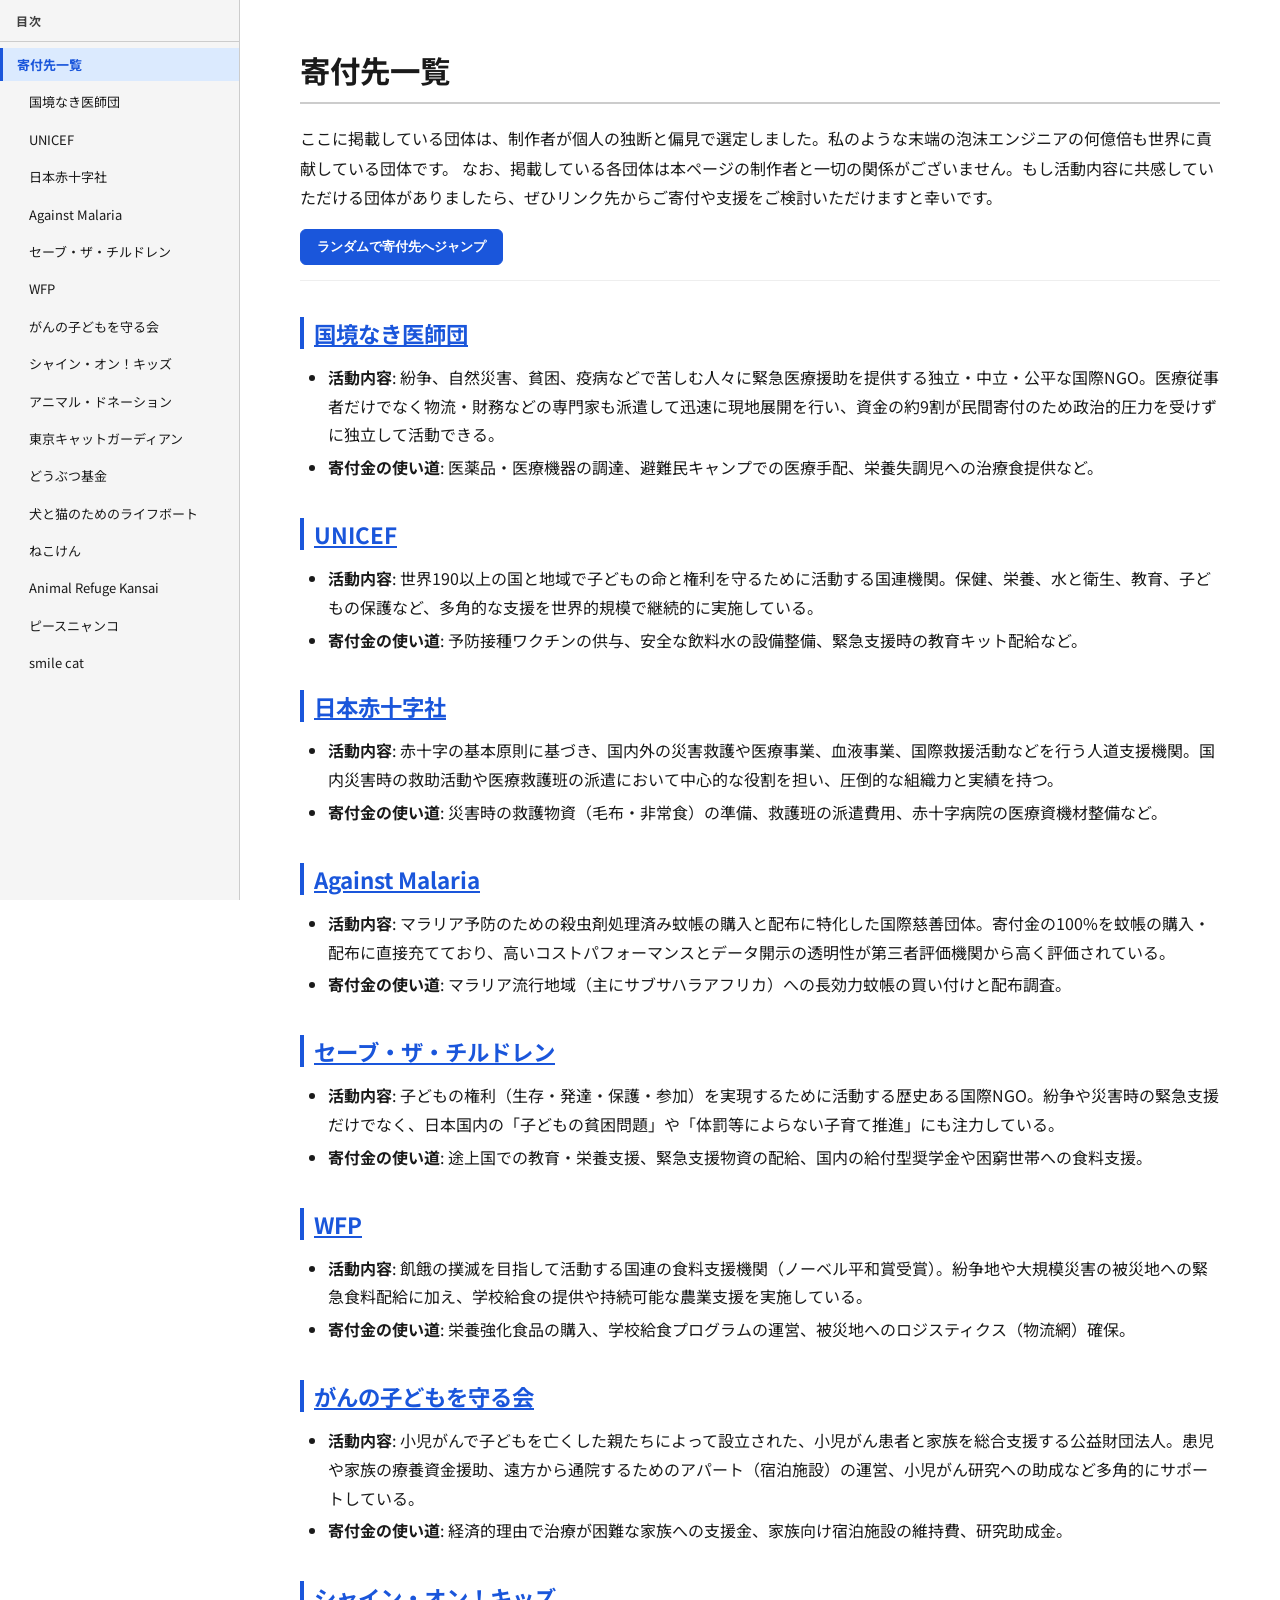
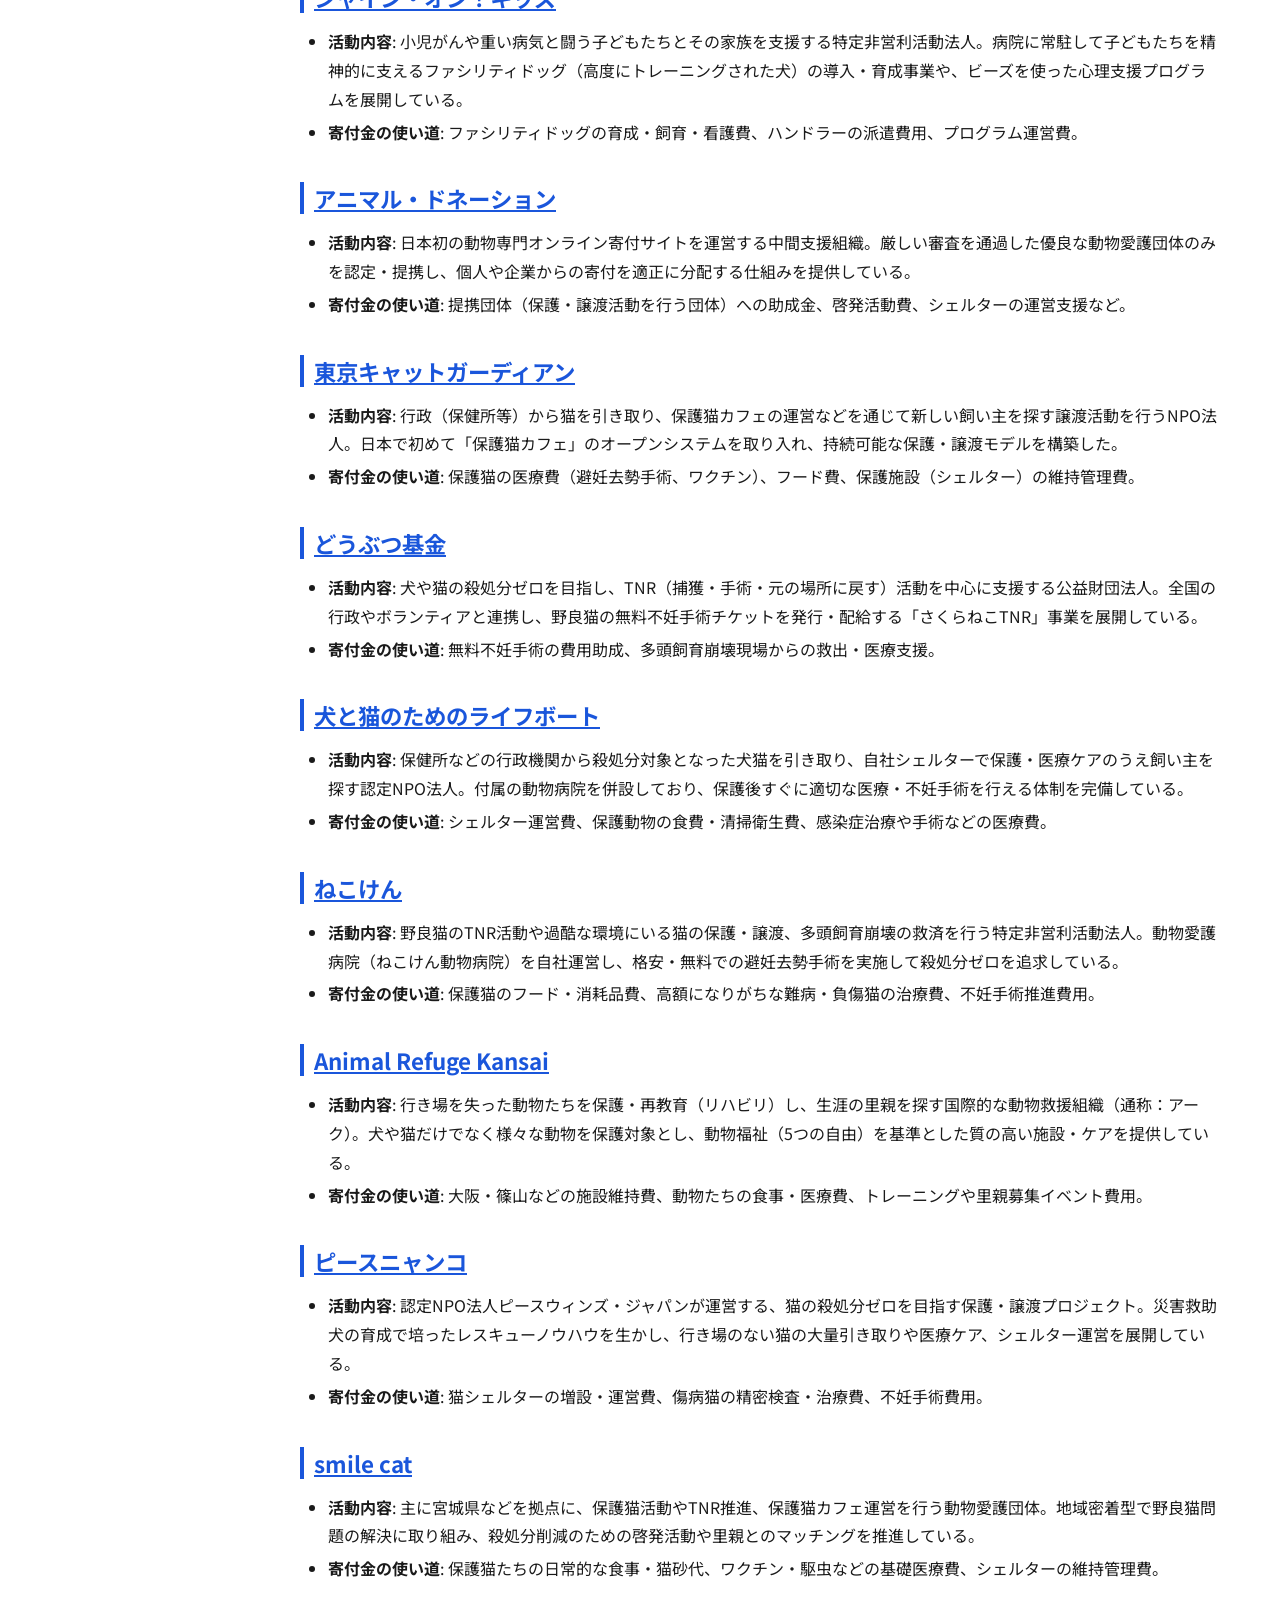
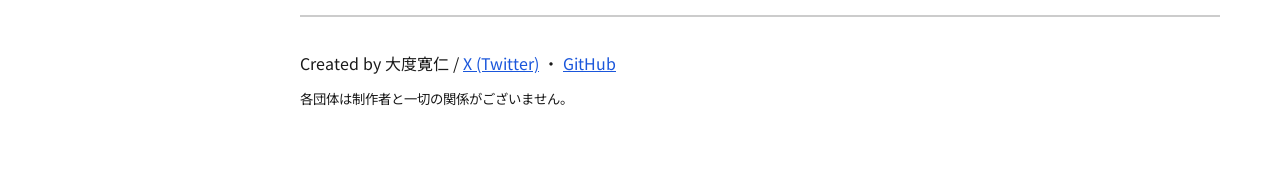
<file: index.html>
<!DOCTYPE html>
<html lang="ja">
<head>
<meta charset="UTF-8">
<meta name="viewport" content="width=device-width,initial-scale=1.0">
<title>寄付先一覧</title>
<meta name="description" content="信頼できる寄付先団体（国際支援・動物保護）をまとめたディレクトリ。ランダムボタンでおすすめの寄付先ページにジャンプできます。">
<link rel="stylesheet" href="style.css">
</head>
<body>
<nav>
<div class="nav-title">目次</div>
<ul>
<li style="padding-left:0px"><a href="#donation-list" data-toc-id="donation-list">寄付先一覧</a></li>
<li style="padding-left:12px"><a href="#msf" data-toc-id="msf">国境なき医師団</a></li>
<li style="padding-left:12px"><a href="#unicef" data-toc-id="unicef">UNICEF</a></li>
<li style="padding-left:12px"><a href="#japanese-red-cross" data-toc-id="japanese-red-cross">日本赤十字社</a></li>
<li style="padding-left:12px"><a href="#against-malaria" data-toc-id="against-malaria">Against Malaria</a></li>
<li style="padding-left:12px"><a href="#save-the-children" data-toc-id="save-the-children">セーブ・ザ・チルドレン</a></li>
<li style="padding-left:12px"><a href="#wfp" data-toc-id="wfp">WFP</a></li>
<li style="padding-left:12px"><a href="#children-cancer-association" data-toc-id="children-cancer-association">がんの子どもを守る会</a></li>
<li style="padding-left:12px"><a href="#shine-on-kids" data-toc-id="shine-on-kids">シャイン・オン！キッズ</a></li>
<li style="padding-left:12px"><a href="#animal-donation" data-toc-id="animal-donation">アニマル・ドネーション</a></li>
<li style="padding-left:12px"><a href="#tokyo-cat-guardian" data-toc-id="tokyo-cat-guardian">東京キャットガーディアン</a></li>
<li style="padding-left:12px"><a href="#doubutsu-kikin" data-toc-id="doubutsu-kikin">どうぶつ基金</a></li>
<li style="padding-left:12px"><a href="#lifeboat" data-toc-id="lifeboat">犬と猫のためのライフボート</a></li>
<li style="padding-left:12px"><a href="#nekoken" data-toc-id="nekoken">ねこけん</a></li>
<li style="padding-left:12px"><a href="#animal-refuge-kansai" data-toc-id="animal-refuge-kansai">Animal Refuge Kansai</a></li>
<li style="padding-left:12px"><a href="#peace-nyanko" data-toc-id="peace-nyanko">ピースニャンコ</a></li>
<li style="padding-left:12px"><a href="#smile-cat" data-toc-id="smile-cat">smile cat</a></li>
</ul>
</nav>
<main>
<h1 id="donation-list">寄付先一覧</h1>
<p>ここに掲載している団体は、制作者が個人の独断と偏見で選定しました。私のような末端の泡沫エンジニアの何億倍も世界に貢献している団体です。
なお、掲載している各団体は本ページの制作者と一切の関係がございません。もし活動内容に共感していただける団体がありましたら、ぜひリンク先からご寄付や支援をご検討いただけますと幸いです。</p>

<div class="action-bar">
  <button id="btn-random" type="button" class="btn-random">ランダムで寄付先へジャンプ</button>
  <span id="random-hint" class="random-hint"></span>
</div>

<h2 id="msf"><a href="https://www.msf.or.jp/donate_bin/onetime.php">国境なき医師団</a></h2>
<ul>
<li><strong>活動内容</strong>: 紛争、自然災害、貧困、疫病などで苦しむ人々に緊急医療援助を提供する独立・中立・公平な国際NGO。医療従事者だけでなく物流・財務などの専門家も派遣して迅速に現地展開を行い、資金の約9割が民間寄付のため政治的圧力を受けずに独立して活動できる。</li>
<li><strong>寄付金の使い道</strong>: 医薬品・医療機器の調達、避難民キャンプでの医療手配、栄養失調児への治療食提供など。</li>
</ul>
<h2 id="unicef"><a href="https://www.unicef.or.jp/webapp/controller/bokin/combine_input.php?tabid=0.4929368036814241&amp;pagetype=combine_individual_input">UNICEF</a></h2>
<ul>
<li><strong>活動内容</strong>: 世界190以上の国と地域で子どもの命と権利を守るために活動する国連機関。保健、栄養、水と衛生、教育、子どもの保護など、多角的な支援を世界的規模で継続的に実施している。</li>
<li><strong>寄付金の使い道</strong>: 予防接種ワクチンの供与、安全な飲料水の設備整備、緊急支援時の教育キット配給など。</li>
</ul>
<h2 id="japanese-red-cross"><a href="https://donate.jrc.or.jp/">日本赤十字社</a></h2>
<ul>
<li><strong>活動内容</strong>: 赤十字の基本原則に基づき、国内外の災害救護や医療事業、血液事業、国際救援活動などを行う人道支援機関。国内災害時の救助活動や医療救護班の派遣において中心的な役割を担い、圧倒的な組織力と実績を持つ。</li>
<li><strong>寄付金の使い道</strong>: 災害時の救護物資（毛布・非常食）の準備、救護班の派遣費用、赤十字病院の医療資機材整備など。</li>
</ul>
<h2 id="against-malaria"><a href="https://www.againstmalaria.com/donate.aspx">Against Malaria</a></h2>
<ul>
<li><strong>活動内容</strong>: マラリア予防のための殺虫剤処理済み蚊帳の購入と配布に特化した国際慈善団体。寄付金の100%を蚊帳の購入・配布に直接充てており、高いコストパフォーマンスとデータ開示の透明性が第三者評価機関から高く評価されている。</li>
<li><strong>寄付金の使い道</strong>: マラリア流行地域（主にサブサハラアフリカ）への長効力蚊帳の買い付けと配布調査。</li>
</ul>
<h2 id="save-the-children"><a href="https://www.savechildren.or.jp/contribute/">セーブ・ザ・チルドレン</a></h2>
<ul>
<li><strong>活動内容</strong>: 子どもの権利（生存・発達・保護・参加）を実現するために活動する歴史ある国際NGO。紛争や災害時の緊急支援だけでなく、日本国内の「子どもの貧困問題」や「体罰等によらない子育て推進」にも注力している。</li>
<li><strong>寄付金の使い道</strong>: 途上国での教育・栄養支援、緊急支援物資の配給、国内の給付型奨学金や困窮世帯への食料支援。</li>
</ul>
<h2 id="wfp"><a href="https://jawfp.my.site.com/jawfp/s/donation">WFP</a></h2>
<ul>
<li><strong>活動内容</strong>: 飢餓の撲滅を目指して活動する国連の食料支援機関（ノーベル平和賞受賞）。紛争地や大規模災害の被災地への緊急食料配給に加え、学校給食の提供や持続可能な農業支援を実施している。</li>
<li><strong>寄付金の使い道</strong>: 栄養強化食品の購入、学校給食プログラムの運営、被災地へのロジスティクス（物流網）確保。</li>
</ul>
<h2 id="children-cancer-association"><a href="https://www.ccaj-found.or.jp/forms/creditonce/">がんの子どもを守る会</a></h2>
<ul>
<li><strong>活動内容</strong>: 小児がんで子どもを亡くした親たちによって設立された、小児がん患者と家族を総合支援する公益財団法人。患児や家族の療養資金援助、遠方から通院するためのアパート（宿泊施設）の運営、小児がん研究への助成など多角的にサポートしている。</li>
<li><strong>寄付金の使い道</strong>: 経済的理由で治療が困難な家族への支援金、家族向け宿泊施設の維持費、研究助成金。</li>
</ul>
<h2 id="shine-on-kids"><a href="https://sokids.org/ja/how-to-help/donate2/">シャイン・オン！キッズ</a></h2>
<ul>
<li><strong>活動内容</strong>: 小児がんや重い病気と闘う子どもたちとその家族を支援する特定非営利活動法人。病院に常駐して子どもたちを精神的に支えるファシリティドッグ（高度にトレーニングされた犬）の導入・育成事業や、ビーズを使った心理支援プログラムを展開している。</li>
<li><strong>寄付金の使い道</strong>: ファシリティドッグの育成・飼育・看護費、ハンドラーの派遣費用、プログラム運営費。</li>
</ul>
<h2 id="animal-donation"><a href="https://www.animaldonation.org/#top-supporters">アニマル・ドネーション</a></h2>
<ul>
<li><strong>活動内容</strong>: 日本初の動物専門オンライン寄付サイトを運営する中間支援組織。厳しい審査を通過した優良な動物愛護団体のみを認定・提携し、個人や企業からの寄付を適正に分配する仕組みを提供している。</li>
<li><strong>寄付金の使い道</strong>: 提携団体（保護・譲渡活動を行う団体）への助成金、啓発活動費、シェルターの運営支援など。</li>
</ul>
<h2 id="tokyo-cat-guardian"><a href="https://tokyocatguardian.org/donation/">東京キャットガーディアン</a></h2>
<ul>
<li><strong>活動内容</strong>: 行政（保健所等）から猫を引き取り、保護猫カフェの運営などを通じて新しい飼い主を探す譲渡活動を行うNPO法人。日本で初めて「保護猫カフェ」のオープンシステムを取り入れ、持続可能な保護・譲渡モデルを構築した。</li>
<li><strong>寄付金の使い道</strong>: 保護猫の医療費（避妊去勢手術、ワクチン）、フード費、保護施設（シェルター）の維持管理費。</li>
</ul>
<h2 id="doubutsu-kikin"><a href="https://www.doubutukikin.or.jp/legal/business/">どうぶつ基金</a></h2>
<ul>
<li><strong>活動内容</strong>: 犬や猫の殺処分ゼロを目指し、TNR（捕獲・手術・元の場所に戻す）活動を中心に支援する公益財団法人。全国の行政やボランティアと連携し、野良猫の無料不妊手術チケットを発行・配給する「さくらねこTNR」事業を展開している。</li>
<li><strong>寄付金の使い道</strong>: 無料不妊手術の費用助成、多頭飼育崩壊現場からの救出・医療支援。</li>
</ul>
<h2 id="lifeboat"><a href="https://www.lifeboat.or.jp/cooperation/">犬と猫のためのライフボート</a></h2>
<ul>
<li><strong>活動内容</strong>: 保健所などの行政機関から殺処分対象となった犬猫を引き取り、自社シェルターで保護・医療ケアのうえ飼い主を探す認定NPO法人。付属の動物病院を併設しており、保護後すぐに適切な医療・不妊手術を行える体制を完備している。</li>
<li><strong>寄付金の使い道</strong>: シェルター運営費、保護動物の食費・清掃衛生費、感染症治療や手術などの医療費。</li>
</ul>
<h2 id="nekoken"><a href="https://nekoken.jp/support/#donation">ねこけん</a></h2>
<ul>
<li><strong>活動内容</strong>: 野良猫のTNR活動や過酷な環境にいる猫の保護・譲渡、多頭飼育崩壊の救済を行う特定非営利活動法人。動物愛護病院（ねこけん動物病院）を自社運営し、格安・無料での避妊去勢手術を実施して殺処分ゼロを追求している。</li>
<li><strong>寄付金の使い道</strong>: 保護猫のフード・消耗品費、高額になりがちな難病・負傷猫の治療費、不妊手術推進費用。</li>
</ul>
<h2 id="animal-refuge-kansai"><a href="https://arkbark.net/support/donate/">Animal Refuge Kansai</a></h2>
<ul>
<li><strong>活動内容</strong>: 行き場を失った動物たちを保護・再教育（リハビリ）し、生涯の里親を探す国際的な動物救援組織（通称：アーク）。犬や猫だけでなく様々な動物を保護対象とし、動物福祉（5つの自由）を基準とした質の高い施設・ケアを提供している。</li>
<li><strong>寄付金の使い道</strong>: 大阪・篠山などの施設維持費、動物たちの食事・医療費、トレーニングや里親募集イベント費用。</li>
</ul>
<h2 id="peace-nyanko"><a href="https://nyanko.peace-winds.org/support/">ピースニャンコ</a></h2>
<ul>
<li><strong>活動内容</strong>: 認定NPO法人ピースウィンズ・ジャパンが運営する、猫の殺処分ゼロを目指す保護・譲渡プロジェクト。災害救助犬の育成で培ったレスキューノウハウを生かし、行き場のない猫の大量引き取りや医療ケア、シェルター運営を展開している。</li>
<li><strong>寄付金の使い道</strong>: 猫シェルターの増設・運営費、傷病猫の精密検査・治療費、不妊手術費用。</li>
</ul>
<h2 id="smile-cat"><a href="https://smilecat.jp/support/">smile cat</a></h2>
<ul>
<li><strong>活動内容</strong>: 主に宮城県などを拠点に、保護猫活動やTNR推進、保護猫カフェ運営を行う動物愛護団体。地域密着型で野良猫問題の解決に取り組み、殺処分削減のための啓発活動や里親とのマッチングを推進している。</li>
<li><strong>寄付金の使い道</strong>: 保護猫たちの日常的な食事・猫砂代、ワクチン・駆虫などの基礎医療費、シェルターの維持管理費。</li>
</ul>
<hr />
<p>Created by 大度寛仁 / <a href="https://x.com/OtabiHirohito">X (Twitter)</a> ・ <a href="https://github.com/OtabiHirohito">GitHub</a>
<br><sub>各団体は制作者と一切の関係がございません。</sub></p>


</main>
<button id="btn-back-to-top" onclick="window.scrollTo({top:0,behavior:'smooth'})" title="上に戻る">↑</button>
<script src="script.js"></script>
</body>
</html>
</file>
<file: style.css>
@import url('https://fonts.googleapis.com/css2?family=Noto+Sans+JP:wght@400;700&family=JetBrains+Mono:wght@400;500&display=swap');

* { box-sizing: border-box; margin: 0; padding: 0; }
html { scroll-behavior: smooth; }
body {
  font-family: 'Noto Sans JP', sans-serif;
  background: #ffffff;
  color: #1a1a1a;
  display: flex;
  min-height: 100vh;
}

nav {
  width: 240px;
  flex-shrink: 0;
  background: #f5f5f5;
  border-right: 1px solid #cccccc;
  position: sticky;
  top: 0;
  height: 100vh;
  overflow-y: auto;
}
.nav-title {
  font-size: 12px;
  font-weight: 700;
  color: #404040;
  padding: 12px 16px;
  border-bottom: 1px solid #cccccc;
  letter-spacing: .05em;
}
nav ul { list-style: none; padding: 6px 0; }
nav a {
  display: block;
  padding: 5px 14px;
  font-size: 13px;
  color: #1a1a1a;
  text-decoration: none;
  border-left: 3px solid transparent;
  transition: all .12s;
}
nav a:hover { color: #1a56db; border-left-color: #1a56db; background: #e5e5e5; }
nav a.toc-active, nav a[aria-current='location'] {
  color: #1a56db;
  background: #dbeafe;
  border-left-color: #1a56db;
  font-weight: 700;
}

main { flex: 1; padding: 48px 60px; max-width: 1200px; }

h1 {
  font-size: 1.9em;
  font-weight: 700;
  margin: 0 0 20px;
  padding-bottom: 10px;
  border-bottom: 2px solid #cccccc;
  scroll-margin-top: 20px;
}
h2 {
  font-size: 1.4em;
  font-weight: 700;
  margin: 36px 0 14px;
  padding-left: 10px;
  border-left: 4px solid #1a56db;
  scroll-margin-top: 20px;
}
h3 { font-size: 1.15em; font-weight: 700; margin: 24px 0 10px; scroll-margin-top: 20px; }
h4 { font-size: 1em; font-weight: 700; margin: 18px 0 8px; color: #595959; scroll-margin-top: 20px; }

p { line-height: 1.85; margin-bottom: 16px; }

code {
  font-family: 'JetBrains Mono', monospace;
  font-size: .875em;
  background: #f0f0f0;
  color: #c0392b;
  padding: 2px 6px;
  border-radius: 3px;
  border: 1px solid #cccccc;
}
pre {
  background: #1a1a1a;
  color: #f0f0f0;
  border-radius: 6px;
  padding: 20px;
  overflow-x: auto;
  margin: 0;
}
pre code { background: none; border: none; padding: 0; color: #f0f0f0; font-size: .9em; line-height: 1.7; }

ul, ol { padding-left: 28px; margin-bottom: 16px; }
li { line-height: 1.8; margin-bottom: 4px; }
ul ul, ul ol, ol ul, ol ol { margin: 4px 0; }

blockquote { border-left: 4px solid #1a56db; padding: 10px 18px; margin: 20px 0; background: #f0f4ff; }
a { color: #1a56db; }
strong { font-weight: 700; }
em { font-style: italic; color: #595959; }
hr { border: none; border-top: 2px solid #cccccc; margin: 32px 0; }

.table-scroll { max-width: 100%; overflow-x: auto; margin: 20px 0; }
.table-scroll table { width: max-content; min-width: 100%; border-collapse: collapse; margin: 0; font-size: .95em; }
th, td { white-space: nowrap; }
th { background: #e8e8e8; border: 1px solid #cccccc; padding: 10px 14px; text-align: left; font-weight: 700; }
td { border: 1px solid #cccccc; padding: 9px 14px; }
tr:nth-child(even) td { background: #f8f8f8; }

img { max-width: 100%; height: auto; }
body.half-image img {
  max-width: 100% !important;
  width: min(var(--natural-half-width, 100%), 50%) !important;
  height: auto !important;
}

details { border: 1px solid #cccccc; border-radius: 6px; margin: 16px 0; background: #fafafa; overflow: hidden; }
details[open] { background: #ffffff; }
summary {
  padding: 12px 16px; font-weight: 700; cursor: pointer; color: #1a56db;
  list-style: none; display: flex; align-items: center; gap: 8px;
  border-bottom: 1px solid transparent;
}
details[open] > summary { border-bottom-color: #eeeeee; background: #fafafa; }
summary::-webkit-details-marker { display: none; }
summary::before { content: '▶'; font-size: 10px; color: #595959; transition: transform .2s; }
details[open] > summary::before { transform: rotate(90deg); }
details > :not(summary) { padding: 16px 30px; }
details ul, details ol { padding-left: 24px; }

.action-bar {
  margin-bottom: 20px;
  display: flex;
  gap: 10px;
  align-items: center;
  border-bottom: 1px solid #eee;
  padding-bottom: 15px;
  flex-wrap: wrap;
}
.btn-action {
  padding: 6px 12px; font-size: 12px; background: #f0f0f0;
  border: 1px solid #ccc; border-radius: 4px; cursor: pointer;
  color: #333; text-decoration: none;
}
.btn-action:hover { background: #e0e0e0; }

.btn-random {
  padding: 8px 16px;
  font-size: 13px;
  font-weight: 700;
  background: #1a56db;
  border: 1px solid #1a56db;
  border-radius: 6px;
  cursor: pointer;
  color: #fff;
  display: inline-flex;
  align-items: center;
  gap: 6px;
  transition: background .15s, transform .1s;
}
.btn-random:hover { background: #1547b3; }
.btn-random:active { transform: scale(0.97); }
.btn-random:disabled { opacity: .7; cursor: default; }
.random-hint { font-size: 12px; color: #666; }
.dark-mode .random-hint { color: #aaa; }

#btn-back-to-top {
  position: fixed; bottom: 30px; right: 30px; width: 48px; height: 48px;
  background: #1a56db; color: white; border: none; border-radius: 50%;
  cursor: pointer; display: none; align-items: center; justify-content: center;
  box-shadow: 0 2px 10px rgba(0,0,0,0.2); font-size: 24px; z-index: 1000; text-decoration: none;
}
#btn-back-to-top:hover { background: #1547b3; }

.auto-numbering { counter-reset: h1 h2 h3 h4 h5 h6; }
.auto-numbering:not(.h2-base) h1 { counter-reset: h2; }
.auto-numbering:not(.h2-base) h1::before { counter-increment: h1; content: counter(h1) '. '; }
.auto-numbering:not(.h2-base) h2 { counter-reset: h3; }
.auto-numbering:not(.h2-base) h2::before { counter-increment: h2; content: counter(h1) '.' counter(h2) ' '; }
.auto-numbering:not(.h2-base) h3 { counter-reset: h4; }
.auto-numbering:not(.h2-base) h3::before { counter-increment: h3; content: counter(h1) '.' counter(h2) '.' counter(h3) ' '; }
.auto-numbering.h2-base h1::before { content: none; }
.auto-numbering.h2-base h2 { counter-reset: h3; }
.auto-numbering.h2-base h2::before { counter-increment: h2; content: counter(h2) '. '; }
.auto-numbering.h2-base h3 { counter-reset: h4; }
.auto-numbering.h2-base h3::before { counter-increment: h3; content: counter(h2) '.' counter(h3) ' '; }
.auto-numbering.h2-base h4 { counter-reset: h5; }
.auto-numbering.h2-base h4::before { counter-increment: h4; content: counter(h2) '.' counter(h3) '.' counter(h4) ' '; }

body.dark-mode { background: #1a1a1a; color: #f0f0f0; }
.dark-mode nav { background: #262626; border-right-color: #444; }
.dark-mode .nav-title { color: #888; border-bottom-color: #444; }
.dark-mode nav a { color: #ccc; }
.dark-mode nav a:hover { background: #333; color: #60a5fa; border-left-color: #3b82f6; }
.dark-mode nav a.toc-active, .dark-mode nav a[aria-current='location'] { background: #1e293b; color: #bfdbfe; border-left-color: #60a5fa; }
.dark-mode h1, .dark-mode h2, .dark-mode h3, .dark-mode h4 { color: #ffffff; }
.dark-mode h1 { border-bottom-color: #444; }
.dark-mode h2 { border-left-color: #3b82f6; }
.dark-mode code { background: #333; color: #ff79c6; border-color: #444; }
.dark-mode pre { background: #0d0d0d; border: 1px solid #333; }
.dark-mode pre code { color: #f8f8f2; }
.dark-mode blockquote { background: #1e293b; border-left-color: #3b82f6; color: #cbd5e1; }
.dark-mode a { color: #60a5fa; }
.dark-mode hr { border-top-color: #444; }
.dark-mode th { background: #333; border-color: #444; color: #fff; }
.dark-mode td { border-color: #444; }
.dark-mode tr:nth-child(even) td { background: #222; }
.dark-mode details { background: #262626; border-color: #444; }
.dark-mode details[open] { background: #1a1a1a; }
.dark-mode summary { color: #60a5fa; }
.dark-mode .btn-action { background: #333; color: #eee; border-color: #444; }
.dark-mode .btn-action:hover { background: #444; }
.dark-mode .action-bar { border-bottom-color: #444; }
.dark-mode .btn-random { background: #3b82f6; border-color: #3b82f6; }
.dark-mode .btn-random:hover { background: #2563eb; }

@keyframes flash-highlight {
  0% { background: #fff7cc; }
  100% { background: transparent; }
}
.dark-mode .flash-highlight-target { animation: flash-highlight-dark 1.4s ease-out; }
@keyframes flash-highlight-dark {
  0% { background: #4a4420; }
  100% { background: transparent; }
}
.flash-highlight-target { animation: flash-highlight 1.4s ease-out; border-radius: 4px; }

@media (max-width: 720px) {
  body { flex-direction: column; }
  nav { width: 100%; height: auto; position: relative; max-height: 40vh; }
  main { padding: 28px 20px; }
}
</file>
